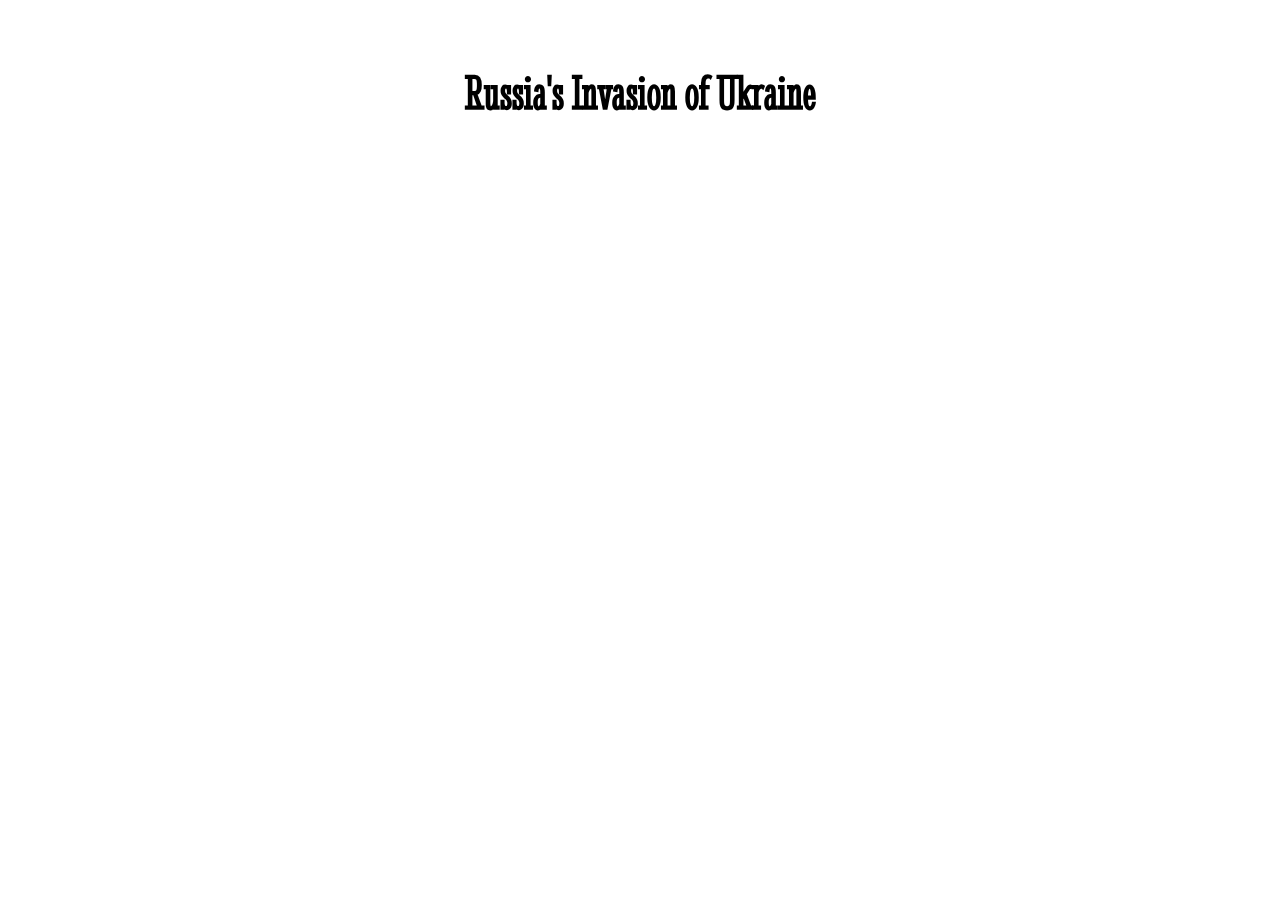
<file: index.html>
<!DOCTYPE html>
<html lang ="en">
	<head>
		<meta charset="utf-8">
		<meta name="viewport" content="width=device-width, initial-scale=1">

		<title>Timeline Of The War In Ukraine</title>

		<link rel="stylesheet" href="style.css"/>

		<link rel="preconnect" href="https://fonts.googleapis.com">
		<link rel="preconnect" href="https://fonts.gstatic.com" crossorigin>
		<link href="https://fonts.googleapis.com/css2?family=Stint+Ultra+Condensed&display=swap" rel="stylesheet">
	</head>

<body>
	<main>
		<header>
		<h1>Russia's Invasion of Ukraine</h1>
		</header>

			<iframe src='https://cdn.knightlab.com/libs/timeline3/latest/embed/index.html?source=1C9-1AHrkOUc6MUsSMiuYHuZphcNT_C_-2FjtogpezsQ&font=Bevan-PontanoSans&lang=en&initial_zoom=2&height=650' width='100%' height='650' webkitallowfullscreen mozallowfullscreen allowfullscreen frameborder='0'></iframe>



	</main>
</body>

</html>
</file>
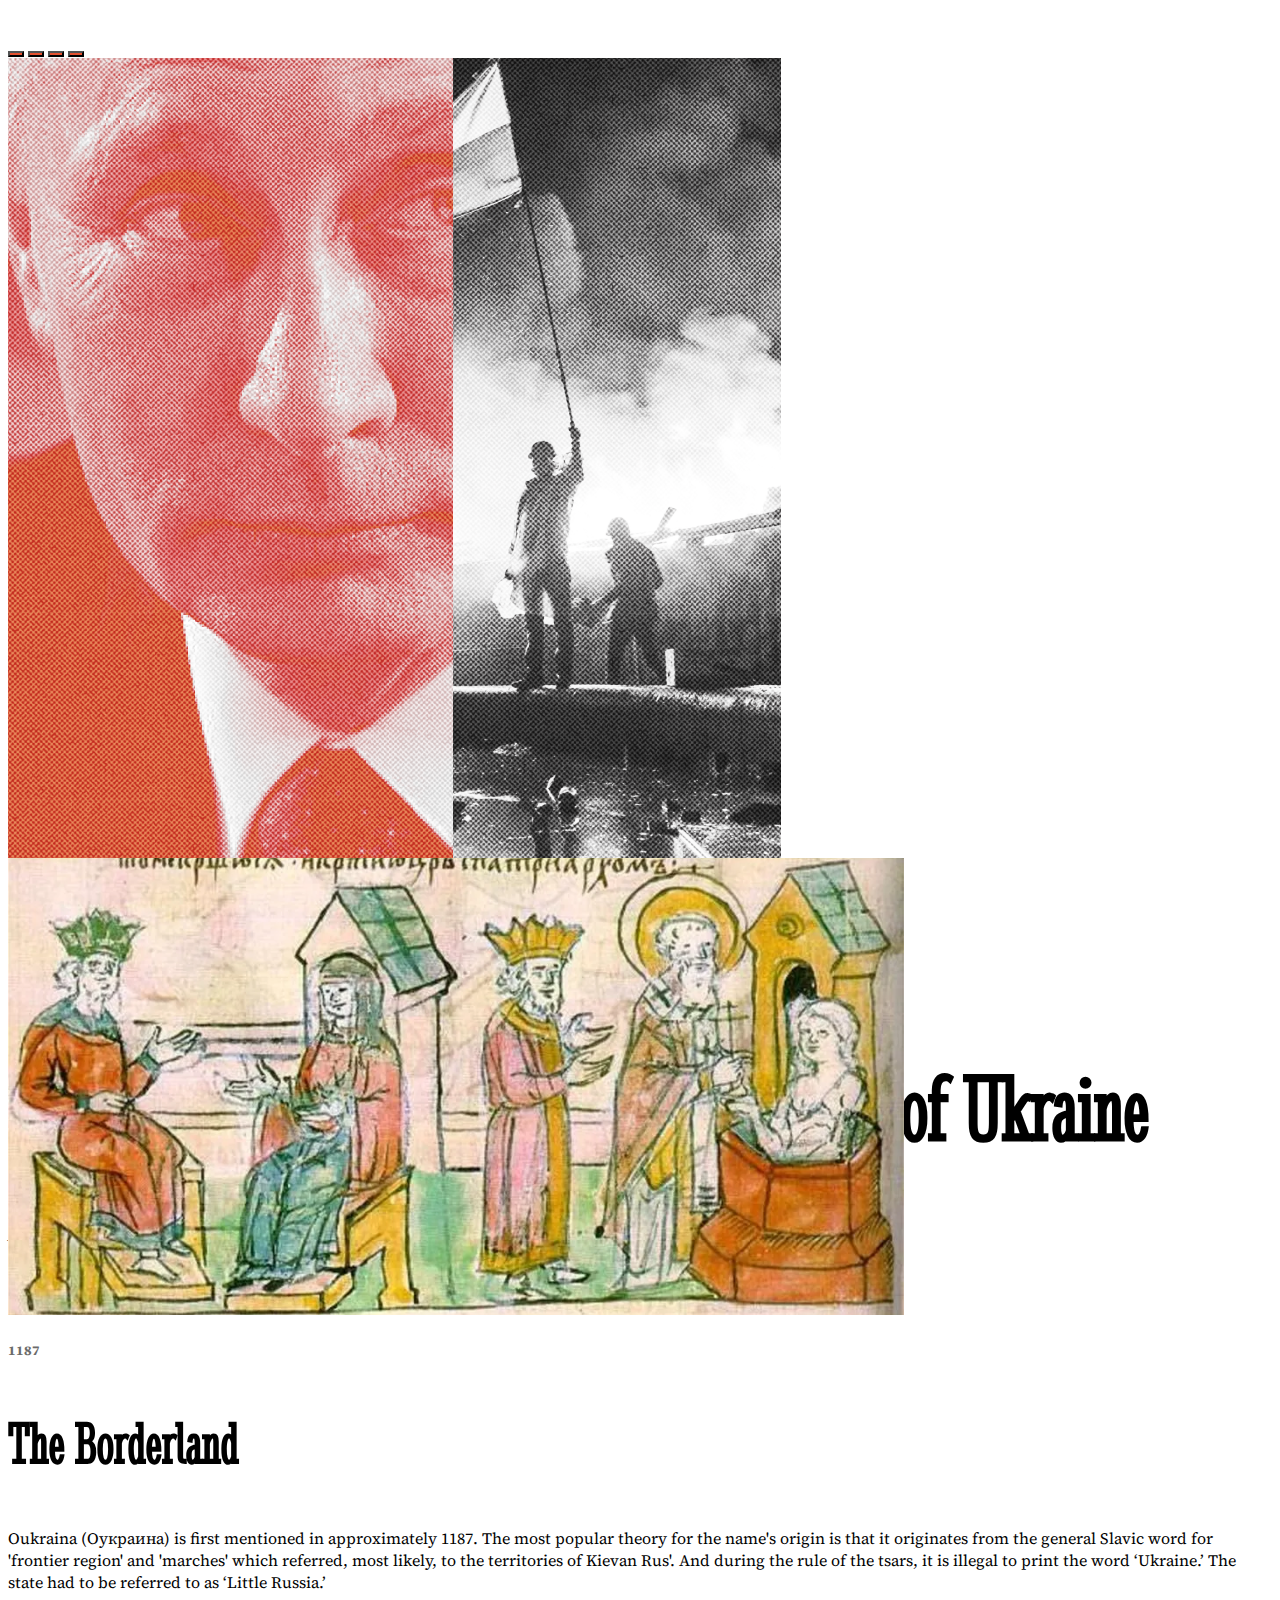
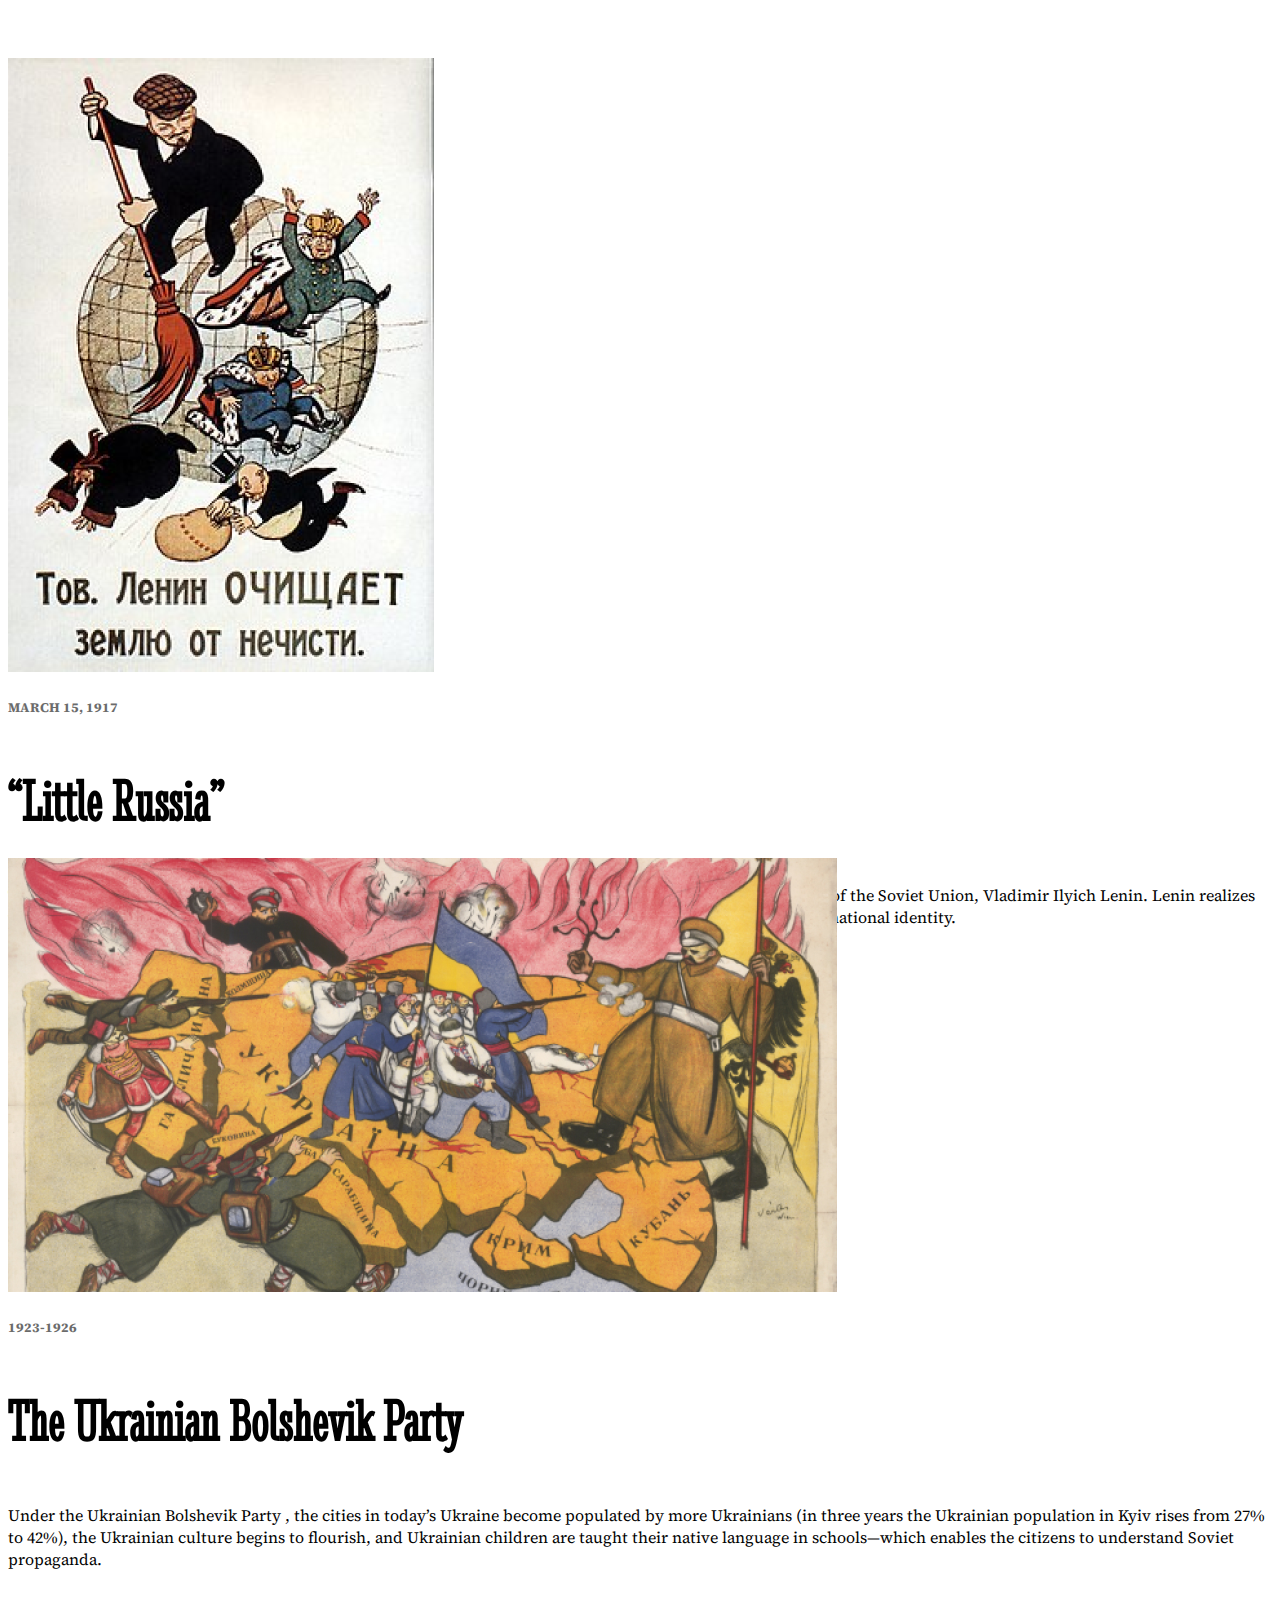
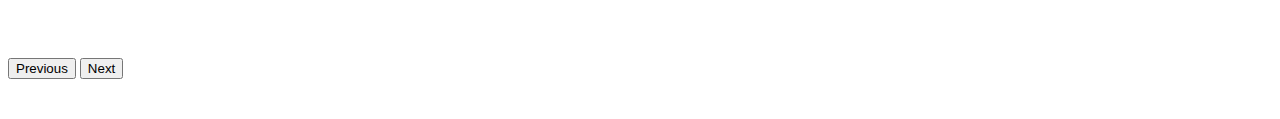
<file: timeline.html>
<!doctype html>
<html lang="en">
  <head>
    <!-- Required meta tags -->
    <meta charset="utf-8">
    <meta name="viewport" content="width=device-width, initial-scale=1">
    <link rel="preconnect" href="https://fonts.googleapis.com">
<link rel="preconnect" href="https://fonts.gstatic.com" crossorigin>
<link href="https://fonts.googleapis.com/css2?family=Source+Serif+Pro:ital,wght@0,300;0,400;1,400&family=Stint+Ultra+Condensed&display=swap" rel="stylesheet">
    <!-- Bootstrap CSS -->
    <link href="https://cdn.jsdelivr.net/npm/bootstrap@5.1.3/dist/css/bootstrap.min.css" rel="stylesheet" integrity="sha384-1BmE4kWBq78iYhFldvKuhfTAU6auU8tT94WrHftjDbrCEXSU1oBoqyl2QvZ6jIW3" crossorigin="anonymous">

    <title>The Russian Invasion of Ukraine: How did we get here?</title>
    <link rel="stylesheet" href="timeline.css">
  </head>
  <body>
      <div class="container">
        <div class="row">
            <div id="carouselExampleIndicators" class="carousel carousel-dark slide" data-bs-ride="carousel">
                <div class="carousel-indicators">
                <button type="button" data-bs-target="#carouselExampleIndicators" data-bs-slide-to="0" class="active" aria-current="true" aria-label="Slide 1"></button>
                <button type="button" data-bs-target="#carouselExampleIndicators" data-bs-slide-to="1" aria-label="Slide 2"></button>
                <button type="button" data-bs-target="#carouselExampleIndicators" data-bs-slide-to="2" aria-label="Slide 3"></button>
                <button type="button" data-bs-target="#carouselExampleIndicators" data-bs-slide-to="3" aria-label="Slide 4"></button>
                </div>
                <div class="carousel-inner">
                    <div class="carousel-item active">
                        <div class="row">
                            <div class="col-7">
                                <picture>
                                    <img src="images/cover.png" class="float-start" alt="...">
                                </picture> </div>
                            <div class="titlecard col-4">
                                <h1>The Lead-Up to the Russian Invasion 
                                    of Ukraine</h1>
                                <h3>A timeline of events that led to the biggest military mobilization in Europe since World War II</h3>
                            </div>
                        </div>
                    </div>
                    <!-- <div class="carousel-item">
                        <picture>
                            <img src="images/borderland.png" class="mx-auto d-block" alt="...">
                        </picture> 
                        <div class="carousel-caption">
                            <h5>1187</h5>
                            <h2>The Borderland</h2>
                            <p>Oukraina (Оукраина) is first mentioned in approximately 1187. The most popular theory for the name's origin is that it originates from the general Slavic word for 'frontier region' and 'marches' which referred, most likely, to the territories of Kievan Rus'. And during the rule of the tsars, it is illegal to print the word ‘Ukraine.’ The state had to be referred to as ‘Little Russia.’</p>
                        </div>
                    </div> -->
                    <div class="carousel-item">
                        <div class="row">
                            <picture>
                                <img src="images/borderland.png" class="mx-auto d-block" alt="...">
                            </picture> 
                        </div>
                        <div class="row">
                            <div class="carousel-caption col-6">
                                <h5>1187</h5>
                                <h2>The Borderland</h2>
                                <p>Oukraina (Оукраина) is first mentioned in approximately 1187. The most popular theory for the name's origin is that it originates from the general Slavic word for 'frontier region' and 'marches' which referred, most likely, to the territories of Kievan Rus'. And during the rule of the tsars, it is illegal to print the word ‘Ukraine.’ The state had to be referred to as ‘Little Russia.’</p>
                            </div>
                        </div>
                    </div>
                    <div class="carousel-item">
                        <div class="row">
                            <div class="col-6">
                                <picture>
                                    <img src="images/lenin.png" class="float-end" alt="...">
                                </picture>
                            </div>
                            <div class="col-4">
                                <h5>MARCH 15, 1917</h5>
                                <h2>“Little Russia”</h2>
                                <p>Tsar Nicholas II is forced to abdicate the Russian throne, turning rule over to the head of the Communist Party of the Soviet Union, Vladimir Ilyich Lenin. Lenin realizes that in order to increase support for the revolution he had to create a puppet state by bolstering the Ukrainian national identity.</p>
                            </div>
                        </div>
                    </div>

                    <div class="carousel-item">
                        <div class="row">
                        <picture>
                                <img src="images/bolshevik.jpeg" class="mx-auto d-block" alt="...">
                            </picture>
                        </div>
                        <div class="row">
                            <div class="carousel-caption col-6">
                                <h5>1923-1926</h5>
                                <h2>The Ukrainian Bolshevik Party</h2>
                                <p>Under the Ukrainian Bolshevik Party , the cities in today’s Ukraine become populated by more Ukrainians (in three years the Ukrainian population in Kyiv rises from 27% to 42%), the Ukrainian culture begins to flourish, and Ukrainian children are taught their native language in schools—which enables the citizens to understand Soviet propaganda.</p>
                            </div>
                        </div>
                    </div>
                </div>
                <button class="carousel-control-prev" type="button" data-bs-target="#carouselExampleIndicators" data-bs-slide="prev">
                <span class="carousel-control-prev-icon" aria-hidden="true"></span>
                <span class="visually-hidden">Previous</span>
                </button>
                <button class="carousel-control-next" type="button" data-bs-target="#carouselExampleIndicators" data-bs-slide="next">
                <span class="carousel-control-next-icon" aria-hidden="true"></span>
                <span class="visually-hidden">Next</span>
                </button>
            </div>
        </div>
    </div>
<script src="https://cdn.jsdelivr.net/npm/@popperjs/core@2.10.2/dist/umd/popper.min.js" integrity="sha384-7+zCNj/IqJ95wo16oMtfsKbZ9ccEh31eOz1HGyDuCQ6wgnyJNSYdrPa03rtR1zdB" crossorigin="anonymous"></script>
<script src="https://cdn.jsdelivr.net/npm/bootstrap@5.1.3/dist/js/bootstrap.min.js" integrity="sha384-QJHtvGhmr9XOIpI6YVutG+2QOK9T+ZnN4kzFN1RtK3zEFEIsxhlmWl5/YESvpZ13" crossorigin="anonymous"></script>

  </body>
</html>
</file>
<file: style.css>
html, body {
	font-family: 'Stint Ultra Condensed', cursive;
    margin-left: 5%;
    margin-right: 5%;

}

h1 {
    text-align: center;
    font-size: 50px;
    padding: 30px;

}
</file>
<file: timeline.css>
.container { padding: 2em 0;}
h1 {
    font-family: 'Stint Ultra Condensed', cursive;
    font-size:6em;
    line-height:1em;
}
h3 {font-family: 'Source Serif Pro', serif;
    color:#6B6B6B;
    font-style: italic; }
h5 {
    font-family: 'Source Serif Pro', serif;
    color:#6B6B6B;
}
h2 {
    font-family: 'Stint Ultra Condensed', cursive;
    font-size: 60px;
}
.titlecard { padding-top:7rem;}
.carousel-caption {
    color:black;
    text-align: left;
}
.carousel-item p {
    font-family: 'Source Serif Pro', serif;
}
.carousel-item {
    height: 50rem;
}
.carousel-item > img {
    height: 25rem;
}
button.active { 
    background-color: #E45130;
}
.carousel-dark .carousel-indicators [data-bs-target] {
    background-color: #E45130;
}
</file>
